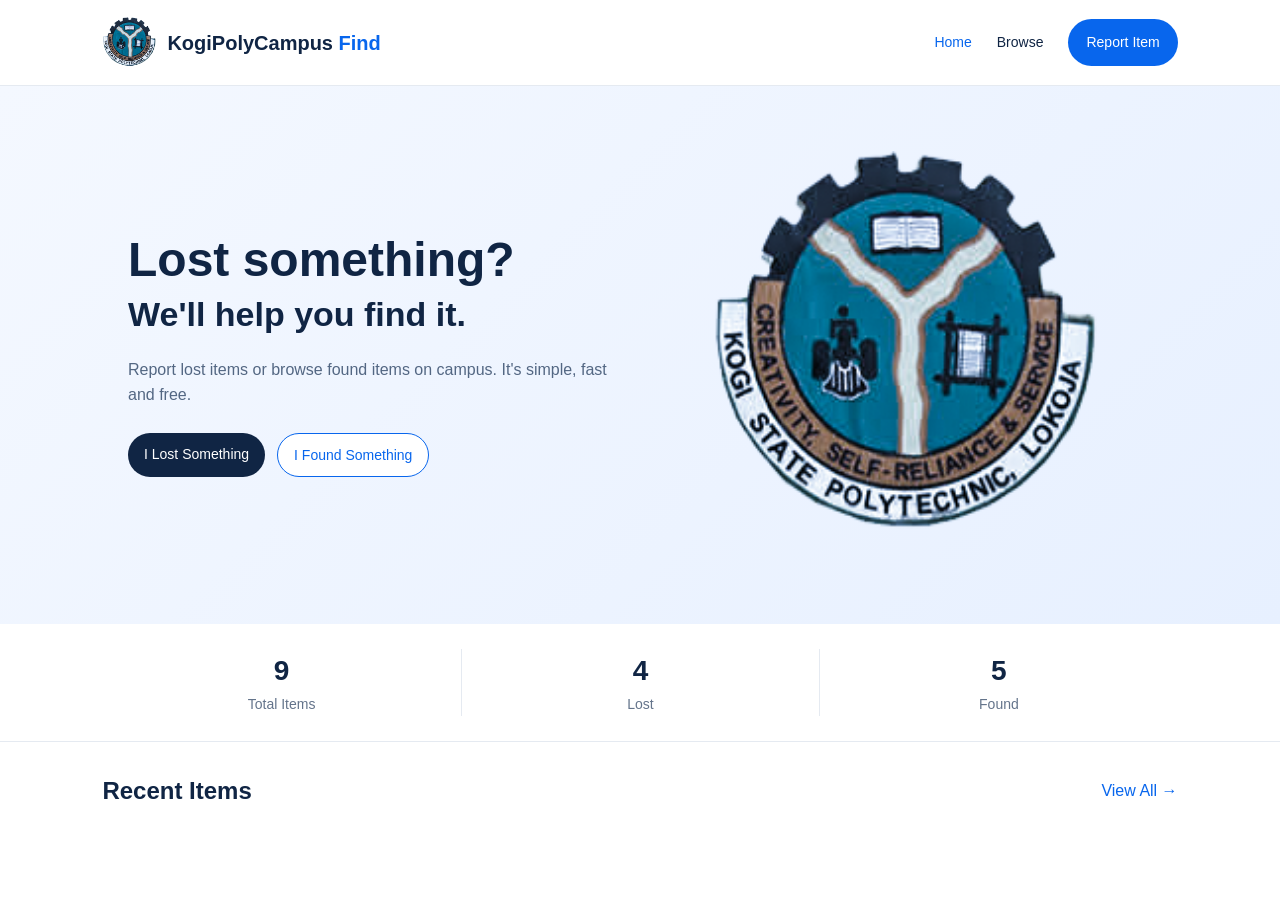
<file: campus lost and found/index.html>
<!DOCTYPE html>
<html lang="en">
<head>
    <meta charset="UTF-8">
    <meta name="viewport" content="width=device-width, initial-scale=1.0">

    <title>KSP Lost and Found</title>
    <link rel="stylesheet" href="style.css">
    <script src="stat.js" defer></script>
</head>
<body>
    <header class="navbar">
        <a href="#" class="logo">
            <img src="KSP Logo.png" alt="logo">
            <span>KogiPolyCampus <span class="blue">Find</span>
            </span>
        </a>
        

        <nav class="nav-links">
            <a href="#" class="active">Home</a>
            <a href="/browse/browse.html">Browse</a>
            <a href="/report/report.html" class="reportbutton">Report Item</a>
        </nav>
    </header>

    <!-- Main homepage section -->
    <main>
        <section class="hero">

            <!-- Left side: Text and search -->
            <div class="hero-content">
                <h1>Lost something?</h1>
                <h2>We'll help you find it.</h2>

                <p>
                    Report lost items or browse found items on campus.
                    It's simple, fast and free.
                </p>

                <div class="hero-buttons">
                    <a href="/browse/browse.html" class="lost-btn">I Lost Something</a>
                    <a href="/report/report.html" class="found-btn">I Found Something</a>
                </div>
            </div>

            <!-- Right side: Illustration -->
            <div class="hero-image" aria-label="Lost belongings illustration">
                <div class="item-circle">
                    <img src="KSP Logo.png" alt="">
                </div>
            </div>

        </section>

<section class="stats">

    <div class="stat">
        <h3 id="totalItems">0</h3>
        <p>Total Items</p>
    </div>

    <div class="stat">
        <h3 id="lostItems">0</h3>
        <p>Lost</p>
    </div>

    <div class="stat">
        <h3 id="foundItems">0</h3>
        <p>Found</p>
    </div>

</section>

        <!-- Recent items preview -->
        <section class="recent-items">
            <div class="section-heading">
                <h2>Recent Items</h2>
                <a href="/browse/browse.html">View All →</a>
            </div>

        </section>
    </main>

</body>
</html>
</file>
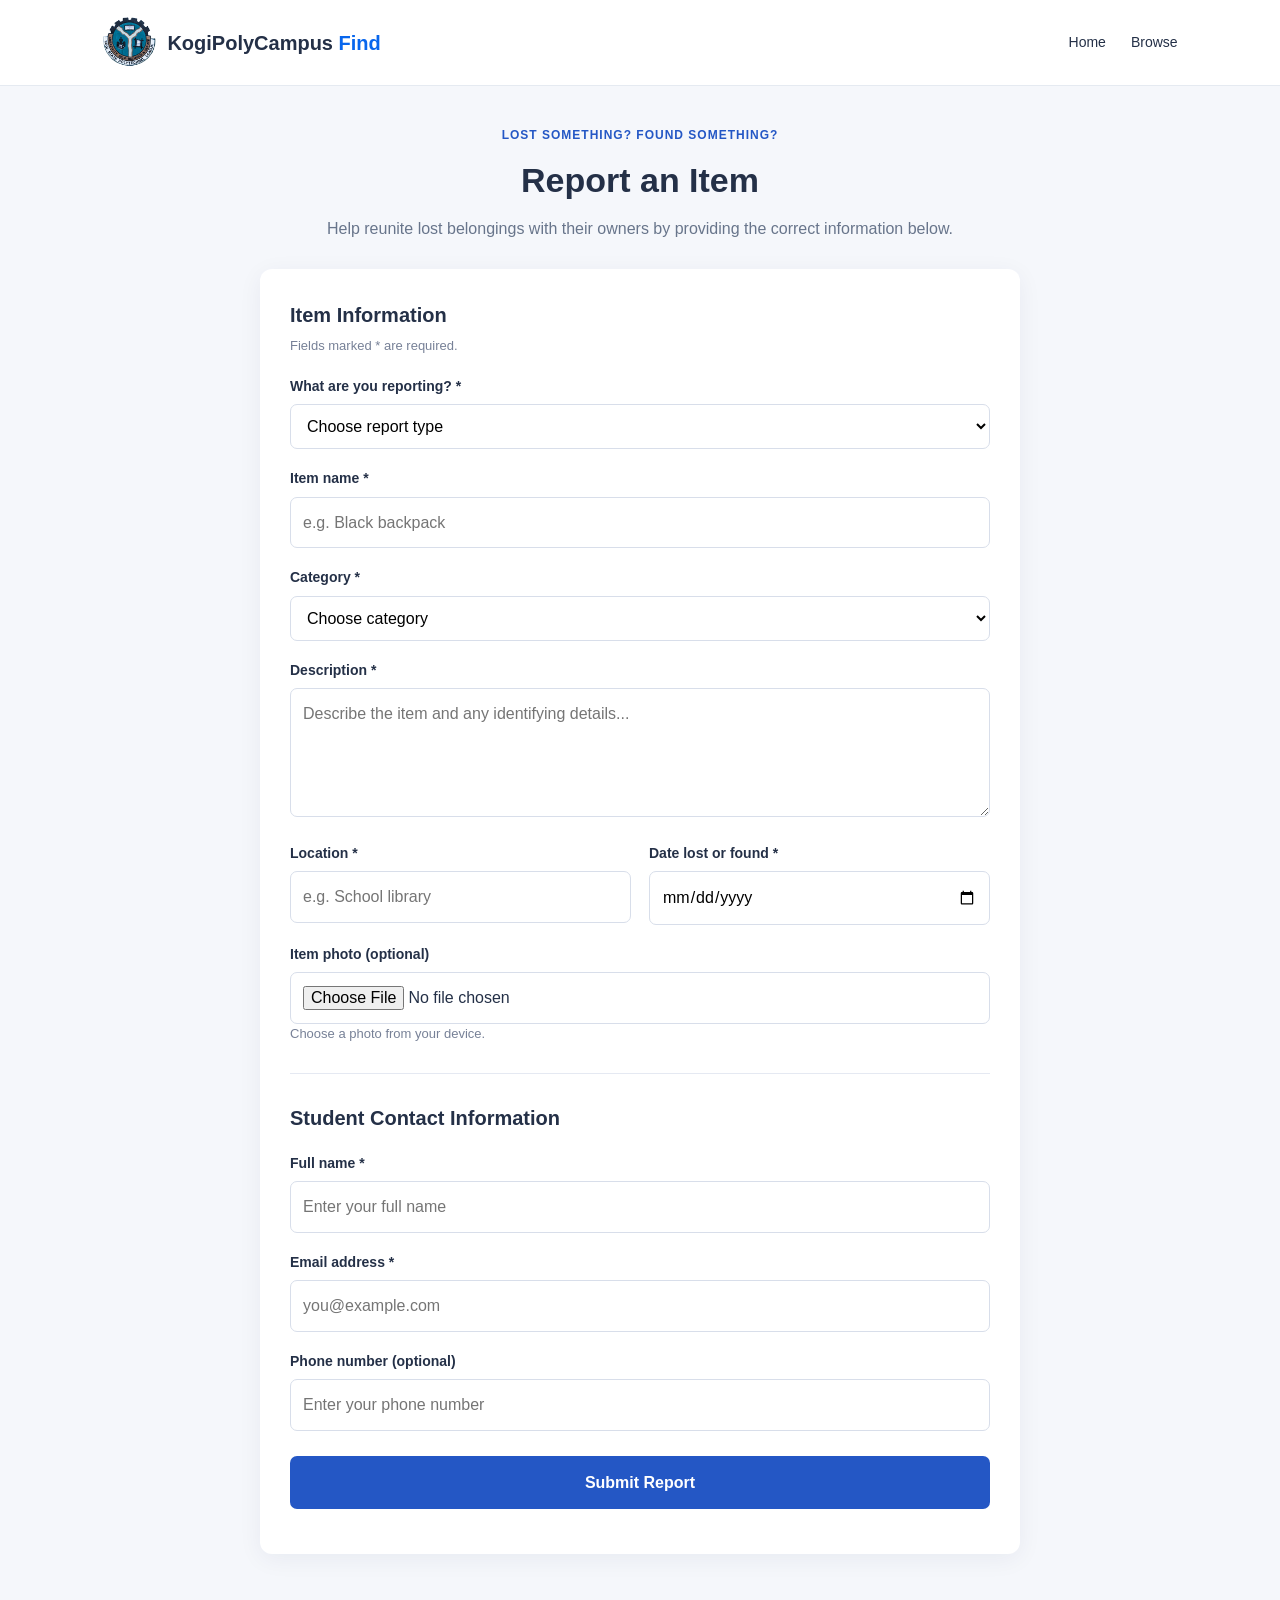
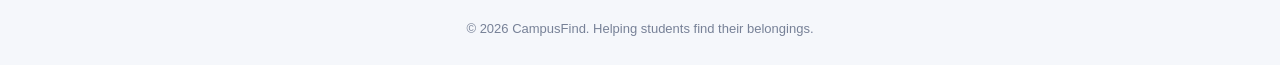
<file: campus lost and found/report/report.html>
<!DOCTYPE html>
<html lang="en">
<head>
  <meta charset="UTF-8">
  <meta name="viewport" content="width=device-width, initial-scale=1.0">
  <title>Report an Item | CampusFind</title>
  <link rel="stylesheet" href="report.css">
  <script src="report.js" defer></script>
</head>
<body>

  <header class="navbar">
        <a href="#" class="logo">
            <img src="KSP Logo.png" alt="logo">
            <span>KogiPolyCampus <span class="blue">Find</span>
            </span>
        </a>

        <nav class="nav-links">
            <a href="/index.html">Home</a>
            <a href="/browse/browse.html">Browse</a>
        </nav>
    </header>

  <main class="container">
    <section class="intro">
      <p class="eyebrow">LOST SOMETHING? FOUND SOMETHING?</p>
      <h1>Report an Item</h1>
      <p>Help reunite lost belongings with their owners
        by providing the correct information below.</p>
    </section>

    <form id="reportForm">
      <h2>Item Information</h2>
      <p class="hint">Fields marked * are required.</p>

      <label for="reportType">What are you reporting? *</label>
      <select id="reportType" name="reportType" required>
        <option value="">Choose report type</option>
        <option value="Lost">I lost an item</option>
        <option value="Found">I found an item</option>
      </select>

      <label for="itemName">Item name *</label>
      <input type="text" id="itemName" name="itemName"
        placeholder="e.g. Black backpack" required>

      <label for="category">Category *</label>
      <select id="category" name="category" required>
        <option value="">Choose category</option>
        <option>Electronics</option>
        <option>Books and Notes</option>
        <option>Clothing</option>
        <option>Identity Cards</option>
        <option>Keys</option>
        <option>Bags</option>
        <option>Other</option>
      </select>

      <label for="description">Description *</label>
      <textarea id="description" name="description"
        rows="4" placeholder="Describe the item and any identifying details..."
        required></textarea>

      <div class="two-columns">
        <div>
          <label for="location">Location *</label>
          <input type="text" id="location" name="location"
            placeholder="e.g. School library" required>
        </div>

        <div>
          <label for="itemDate">Date lost or found *</label>
          <input type="date" id="itemDate" name="itemDate" required>
        </div>
      </div>

      <label for="itemImage">Item photo (optional)</label>
      <input type="file" id="itemImage" name="itemImage"
        accept="image/*">
      <p class="hint">Choose a photo from your device.</p>

      <hr>

      <h2>Student Contact Information</h2>

      <label for="studentName">Full name *</label>
      <input type="text" id="studentName" name="studentName"
        placeholder="Enter your full name" required>

      <label for="studentEmail">Email address *</label>
      <input type="email" id="studentEmail" name="studentEmail"
        placeholder="you@example.com" required>

      <label for="phone">Phone number (optional)</label>
      <input type="tel" id="phone" name="phone"
        placeholder="Enter your phone number">

      <button type="submit" class="submit-btn">
        Submit Report
      </button>

      <p id="message" role="status" aria-live="polite"></p>
    </form>
  </main>

  <footer>
    <p>&copy; 2026 CampusFind. Helping students find their belongings.</p>
  </footer>

</body>
</html>
</file>
<file: campus lost and found/style.css>
* {
    margin: 0;
    padding: 0;
    box-sizing: border-box;
}

body {
    font-family: Arial, Helvetica, sans-serif;
    color: #102544;
    background: #ffffff;
    line-height: 1.6;
}

a {
    text-decoration: none;
    color: inherit;
}

/* 2. Navigation bar */
.navbar {
    display: flex;
    justify-content: space-between;
    align-items: center;
    padding: 15px 8%;
    background: white;
    border-bottom: 1px solid #e5eaf1;
    gap: 20px;
}

.logo {
    display: flex;
    align-items: center;
    gap: 10px;
    font-size: 20px;
    font-weight: bold;
}
.logo img{
    width: 55px;
    height: 55px;
    object-fit: contain;
    flex-shrink: 0;
}
.logo-icon {
    font-size: 28px;
}

.blue {
    color: #0866ed;
}

.logo small {
    display: block;
    font-size: 12px;
    font-weight: normal;
    color: #64748b;
}

.nav-links {
    display: flex;
    align-items: center;
    gap: 25px;
    font-size: 14px;
}

.nav-links a:hover,
.nav-links .active {
    color: #0866ed;
}
.reportbutton {
    display: flex;
    align-items: center;
    gap: 25px;
    font-size: 14px;
    padding: 12px 18px;
    background-color: #0866ed;
    color: white;
    border-radius: 30px;
}

.login{
    background: #0866ed;
    color: white !important;
    padding: 10px 18px;
    border-radius: 8px;
}

.report-button:hover {
  background: var(--primary-dark);
}

/* 3. Homepage hero */
.hero {
    display: flex;
    align-items: center;
    justify-content: space-between;
    gap: 40px;
    padding: 65px 10%;
    background: linear-gradient(135deg, #f4f8ff, #e7f0ff);
}

.hero-content {
    flex: 1;
    max-width: 600px;
}

.hero h1 {
    font-size: clamp(32px, 4vw, 48px);
    line-height: 1.15;
}

.hero h2 {
    font-size: clamp(24px, 3vw, 34px);
    margin-bottom: 15px;
}

.hero-content > p {
    color: #536783;
    margin-bottom: 25px;
}

/* 4. Search form */
.search-form {
    display: flex;
    gap: 10px;
    margin-bottom: 20px;
}

.search-form input {
    flex: 1;
    min-width: 0;
    padding: 14px;
    border: 1px solid #d6dfec;
    border-radius: 8px;
    font-size: 14px;
}

.search-form button {
    padding: 14px 22px;
    border: none;
    border-radius: 8px;
    background: #0866ed;
    color: white;
    cursor: pointer;
}

/* 5. Lost and found buttons */
.hero-buttons {
    display: flex;
    flex-wrap: wrap;
    gap: 12px;
}

.hero-buttons a {
    padding: 10px 16px;
    border-radius: 25px;
    font-size: 14px;
    text-align: center;
}

.lost-btn {
    background: #102544;
    color: white;
}

.found-btn {
    background: white;
    color: #0866ed;
    border: 1px solid #0866ed;
}

/* 6. Simple illustration */
.hero-image {
    flex: 1;
    display: flex;
    justify-content: center;
    align-items: center;
    min-width: 0;
}


.item-circle img{
    width: 400px;
    height: 400px;
}

.bag {
    font-size: 100px;
}

.phone,
.keys {
    font-size: 35px;
}

/* 7. Statistics */
.stats {
    display: grid;
    grid-template-columns: repeat(3, 1fr);
    padding: 25px 8%;
    border-bottom: 1px solid #e5eaf1;
    text-align: center;
}

.stat + .stat {
    border-left: 1px solid #e5eaf1;
}

.stat h3 {
    font-size: 28px;
}

.stat p {
    color: #64748b;
    font-size: 14px;
}

/* 8. Recent items */
.recent-items {
    padding: 30px 8%;
}

.section-heading {
    display: flex;
    justify-content: space-between;
    align-items: center;
    gap: 15px;
    margin-bottom: 20px;
}

.section-heading h2 {
    font-size: 24px;
}

.section-heading a {
    color: #0866ed;
}

.empty-message {
    padding: 35px 15px;
    text-align: center;
    background: #f7f9fc;
    color: #64748b;
    border-radius: 10px;
}

/* 9. Responsive design for phones and tablets */
@media (max-width: 768px) {
    .navbar {
        padding: 15px 5%;
        flex-wrap: wrap;
    }

    .nav-links {
        width: 100%;
        justify-content: space-between;
        gap: 10px;
        font-size: 13px;
    }

    .hero {
        flex-direction: column;
        text-align: center;
        padding: 40px 6%;
        gap: 30px;
    }

    .hero-content {
        width: 100%;
    }

    .hero-buttons {
        justify-content: center;
    }

    .hero-image {
        width: 100%;
    }

    .item-circle {
        max-width: 100%;
    }

    .stats {
        padding: 22px 4%;
    }

    .recent-items {
        padding: 25px 5%;
    }
}

/* 10. Extra-small phones */
@media (max-width: 380px) {
    .logo {
        font-size: 17px;
    }

    .nav-links {
        gap: 7px;
        font-size: 12px;
    }

    .search-form {
        flex-direction: column;
    }

    .search-form button {
        width: 100%;
    }

    .hero-buttons a {
        width: 100%;
    }
}
</file>
<file: campus lost and found/report/report.css>
* {
  box-sizing: border-box;
  margin: 0;
  padding: 0;
}

body {
  font-family: Arial, sans-serif;
  background: #f5f7fb;
  color: #243047;
  line-height: 1.6;
}

a {
  color: inherit;
  text-decoration: none;
}

button,
input,
select {
  font: inherit;
}

button,
select {
  cursor: pointer;
}

.navbar {
    display: flex;
    justify-content: space-between;
    align-items: center;
    padding: 15px 8%;
    background: white;
    border-bottom: 1px solid #e5eaf1;
    gap: 20px;
}

.logo {
    display: flex;
    align-items: center;
    gap: 10px;
    font-size: 20px;
    font-weight: bold;
}
.logo img{
    width: 55px;
    height: 55px;
    object-fit: contain;
    flex-shrink: 0;
}
.logo-icon {
    font-size: 28px;
}

.blue {
    color: #0866ed;
}

.logo small {
    display: block;
    font-size: 12px;
    font-weight: normal;
    color: #64748b;
}

.nav-links {
    display: flex;
    align-items: center;
    gap: 25px;
    font-size: 14px;
}

.nav-links a:hover,
.nav-links .active {
    color: #0866ed;
}

.report-btn {
    background: #0866ed;
    color: white !important;
    padding: 10px 18px;
    border-radius: 8px;
}
  
.container {
  width: 90%;
  max-width: 760px;
  margin: 40px auto;
}

.intro {
  text-align: center;
  margin-bottom: 28px;
}

.eyebrow {
  color: #2457c5;
  font-size: 12px;
  font-weight: bold;
  letter-spacing: 1px;
}

.intro h1 {
  font-size: 34px;
  margin: 8px 0;
}

.intro p:last-child {
  color: #68758b;
}

form {
  background: white;
  padding: 30px;
  border-radius: 12px;
  box-shadow: 0 5px 25px rgba(20, 40, 80, 0.06);
}

form h2 {
  font-size: 20px;
  margin-bottom: 5px;
}

.hint {
  color: #778197;
  font-size: 13px;
  margin-bottom: 15px;
}

label {
  display: block;
  margin: 18px 0 7px;
  font-weight: 600;
  font-size: 14px;
}

input,
select,
textarea {
  width: 100%;
  padding: 12px;
  border: 1px solid #d8deea;
  border-radius: 7px;
  font: inherit;
  background: white;
}

input:focus,
select:focus,
textarea:focus {
  outline: 2px solid #b9ccff;
  border-color: #2457c5;
}

textarea {
  resize: vertical;
}

.two-columns {
  display: grid;
  grid-template-columns: 1fr 1fr;
  gap: 18px;
}

hr {
  border: 0;
  border-top: 1px solid #e5e9f2;
  margin: 28px 0;
}

.submit-btn {
  width: 100%;
  margin-top: 25px;
  padding: 14px;
  background: #2457c5;
  color: white;
  border: none;
  border-radius: 7px;
  font-size: 16px;
  font-weight: bold;
  cursor: pointer;
}

.submit-btn:hover {
  background: #1946a5;
}

#message {
  margin-top: 15px;
  font-size: 14px;
}

footer {
  text-align: center;
  padding: 25px;
  color: #778197;
  font-size: 13px;
}

@media (max-width: 600px) {
  .navbar {
    padding: 16px 5%;
  }

  nav {
    gap: 12px;
    font-size: 14px;
  }

  .container {
    margin: 25px auto;
  }

  .intro h1 {
    font-size: 28px;
  }

  form {
    padding: 20px;
  }

  .two-columns {
    grid-template-columns: 1fr;
    gap: 0;
  }
}
</file>
